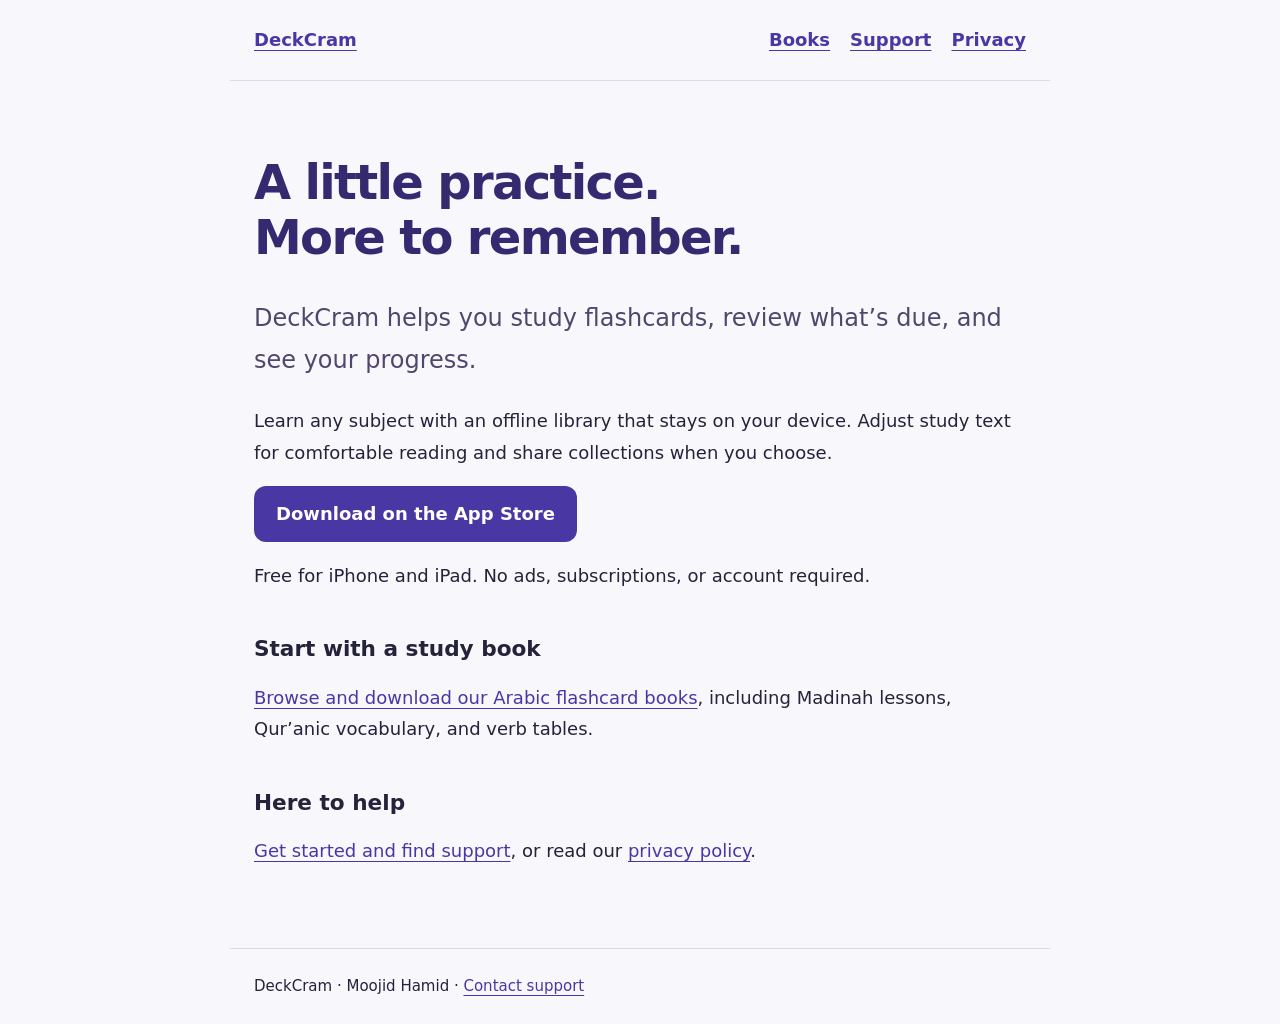
<file: index.html>
<!doctype html>
<html lang="en"><head><meta charset="utf-8"><meta name="viewport" content="width=device-width,initial-scale=1"><meta name="description" content="DeckCram flashcards — support and privacy information."><title>Flashcards · DeckCram</title><link rel="stylesheet" href="./style.css"></head>
<body><a class="skip" href="#main">Skip to content</a><header><a href="./">DeckCram</a><nav aria-label="Main"><a href="./books/">Books</a><a href="./support/">Support</a><a href="./privacy/">Privacy</a></nav></header><main id="main"><h1>A little practice.<br>More to remember.</h1><p class="lead">DeckCram helps you study flashcards, review what’s due, and see your progress.</p><p>Learn any subject with an offline library that stays on your device. Adjust study text for comfortable reading and share collections when you choose.</p><p><a class="download" href="https://apps.apple.com/app/id6813192523">Download on the App Store</a></p><p>Free for iPhone and iPad. No ads, subscriptions, or account required.</p><h2>Start with a study book</h2><p><a href="books/">Browse and download our Arabic flashcard books</a>, including Madinah lessons, Qur’anic vocabulary, and verb tables.</p><h2>Here to help</h2><p><a href="support/">Get started and find support</a>, or read our <a href="privacy/">privacy policy</a>.</p></main><footer>DeckCram · Moojid Hamid · <a href="mailto:moojid@muliamation.com">Contact support</a></footer></body></html>
</file>
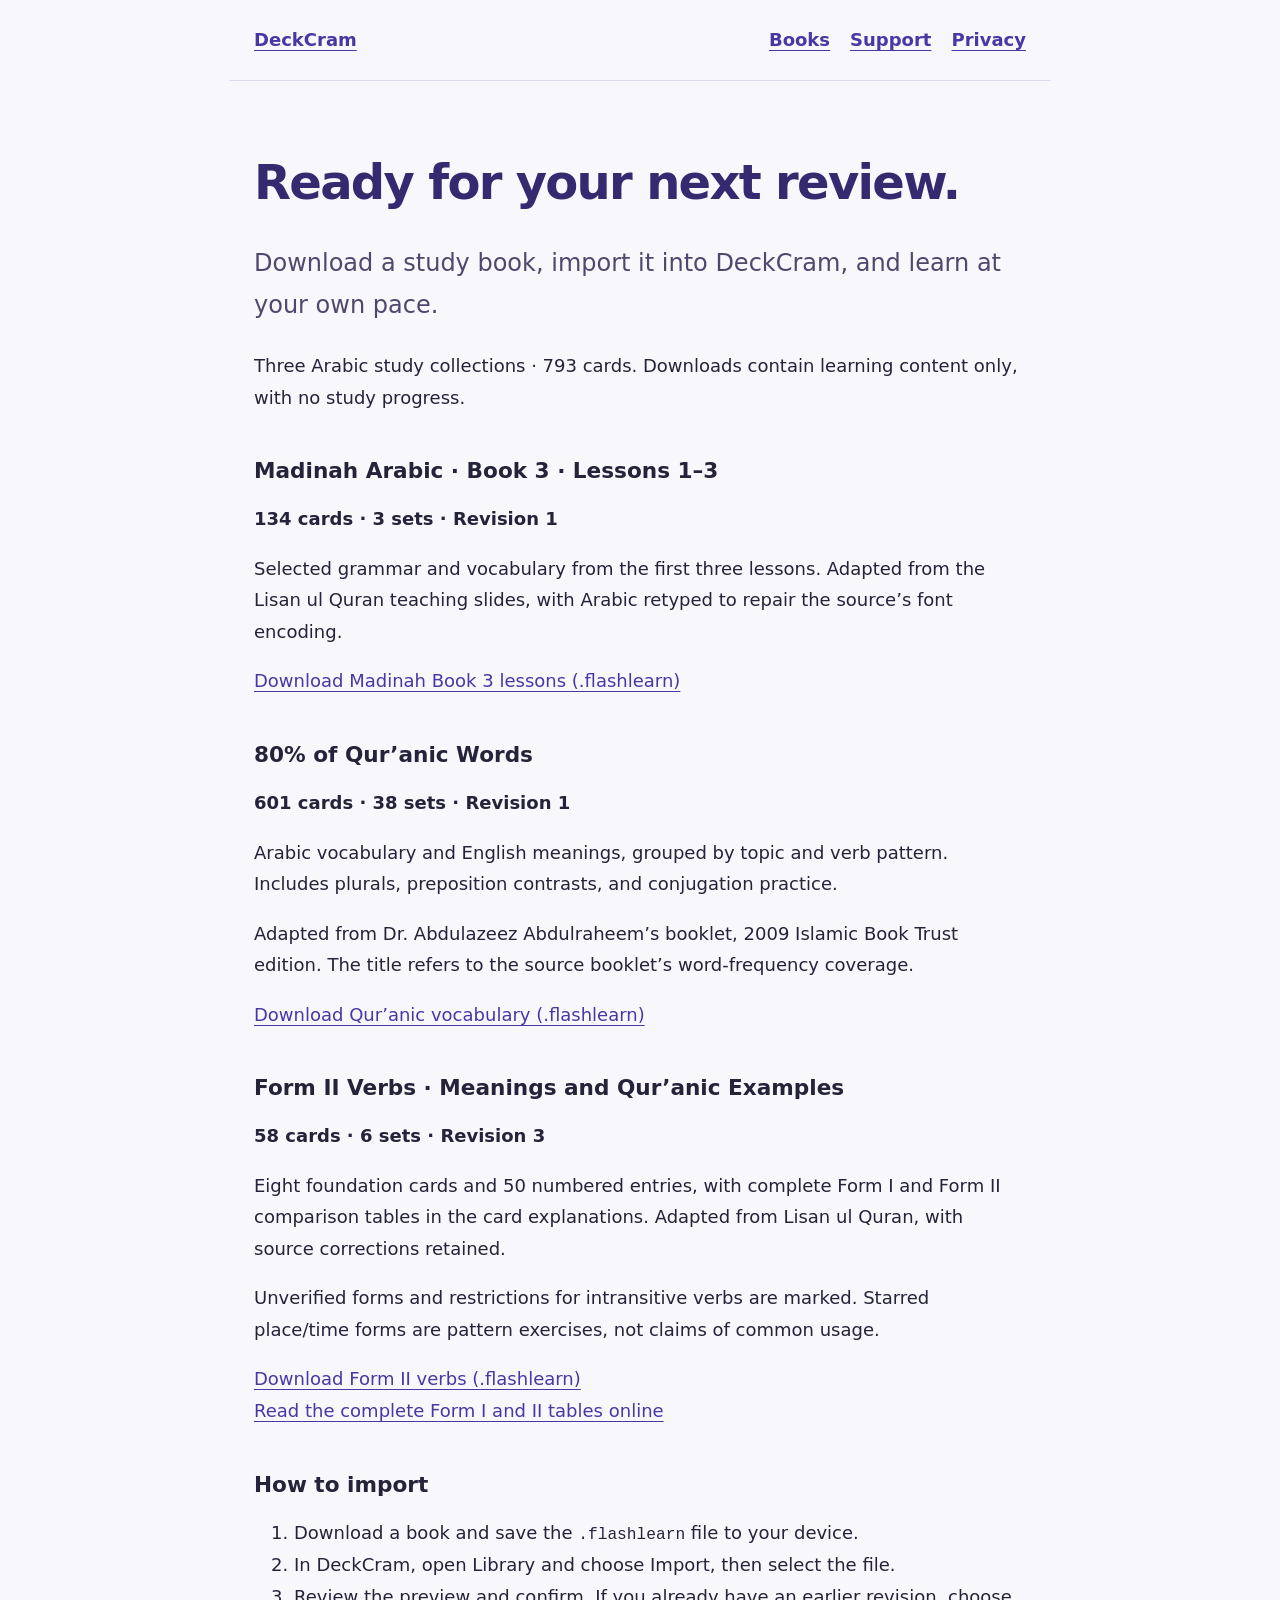
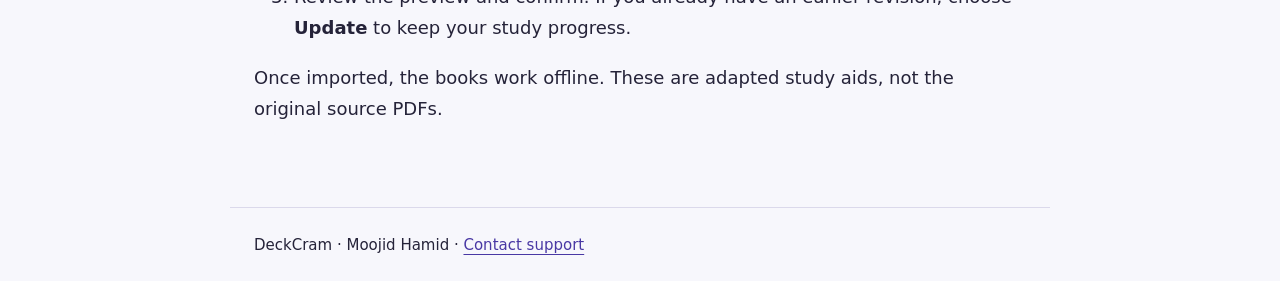
<file: books/index.html>
<!doctype html>
<html lang="en"><head><meta charset="utf-8"><meta name="viewport" content="width=device-width,initial-scale=1"><meta name="description" content="Download Arabic study books for DeckCram: Madinah Book 3, Qur’anic vocabulary, and Form I and II verbs."><title>Study books · DeckCram</title><link rel="stylesheet" href="../style.css"></head>
<body><a class="skip" href="#main">Skip to content</a><header><a href="../">DeckCram</a><nav aria-label="Main"><a href="./" aria-current="page">Books</a><a href="../support/">Support</a><a href="../privacy/">Privacy</a></nav></header>
<main id="main"><h1>Ready for your next review.</h1><p class="lead">Download a study book, import it into DeckCram, and learn at your own pace.</p>
<p>Three Arabic study collections · 793 cards. Downloads contain learning content only, with no study progress.</p>
<section aria-labelledby="madinah"><h2 id="madinah">Madinah Arabic · Book 3 · Lessons 1–3</h2><p><strong>134 cards · 3 sets · Revision 1</strong></p><p>Selected grammar and vocabulary from the first three lessons. Adapted from the Lisan ul Quran teaching slides, with Arabic retyped to repair the source’s font encoding.</p><p><a href="downloads/Madinah_Book3_Lessons_1-3.flashlearn" download>Download Madinah Book 3 lessons (.flashlearn)</a></p></section>
<section aria-labelledby="quran"><h2 id="quran">80% of Qur’anic Words</h2><p><strong>601 cards · 38 sets · Revision 1</strong></p><p>Arabic vocabulary and English meanings, grouped by topic and verb pattern. Includes plurals, preposition contrasts, and conjugation practice.</p><p>Adapted from Dr. Abdulazeez Abdulraheem’s booklet, 2009 Islamic Book Trust edition. The title refers to the source booklet’s word-frequency coverage.</p><p><a href="downloads/80_Percent_Quranic_Words.flashlearn" download>Download Qur’anic vocabulary (.flashlearn)</a></p></section>
<section aria-labelledby="verbs"><h2 id="verbs">Form II Verbs · Meanings and Qur’anic Examples</h2><p><strong>58 cards · 6 sets · Revision 3</strong></p><p>Eight foundation cards and 50 numbered entries, with complete Form I and Form II comparison tables in the card explanations. Adapted from Lisan ul Quran, with source corrections retained.</p><p>Unverified forms and restrictions for intransitive verbs are marked. Starred place/time forms are pattern exercises, not claims of common usage.</p><p><a href="downloads/Verb_Form_II_v3.flashlearn" download>Download Form II verbs (.flashlearn)</a><br><a href="verb-forms-i-ii.html">Read the complete Form I and II tables online</a></p></section>
<h2>How to import</h2><ol><li>Download a book and save the <code>.flashlearn</code> file to your device.</li><li>In DeckCram, open Library and choose Import, then select the file.</li><li>Review the preview and confirm. If you already have an earlier revision, choose <strong>Update</strong> to keep your study progress.</li></ol><p>Once imported, the books work offline. These are adapted study aids, not the original source PDFs.</p>
</main><footer>DeckCram · Moojid Hamid · <a href="mailto:moojid@muliamation.com">Contact support</a></footer></body></html>
</file>
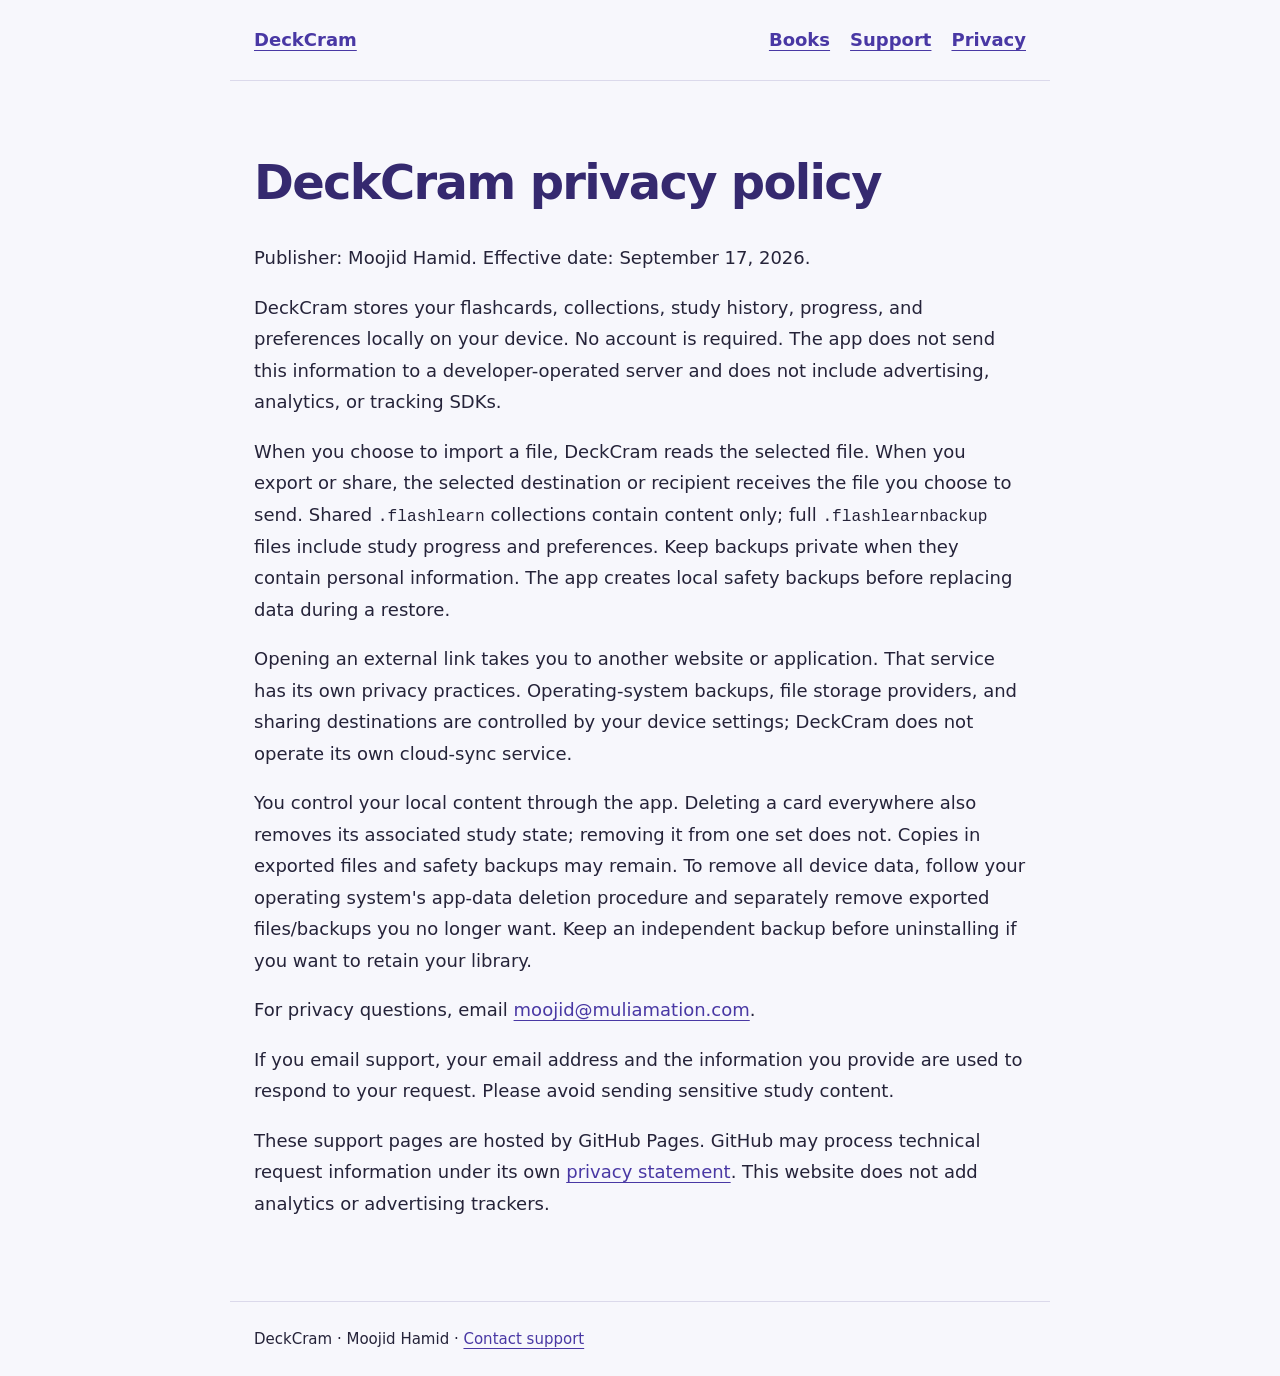
<file: privacy/index.html>
<!doctype html>
<html lang="en"><head><meta charset="utf-8"><meta name="viewport" content="width=device-width,initial-scale=1"><meta name="description" content="DeckCram flashcards — support and privacy information."><title>Privacy policy · DeckCram</title><link rel="stylesheet" href="../style.css"></head>
<body><a class="skip" href="#main">Skip to content</a><header><a href="../">DeckCram</a><nav aria-label="Main"><a href="../books/">Books</a><a href="../support/">Support</a><a href="../privacy/">Privacy</a></nav></header><main id="main"><h1>DeckCram privacy policy</h1>
<p>Publisher: Moojid Hamid. Effective date: September 17, 2026.</p>
<p>DeckCram stores your flashcards, collections, study history, progress, and preferences locally on your device. No account is required. The app does not send this information to a developer-operated server and does not include advertising, analytics, or tracking SDKs.</p>
<p>When you choose to import a file, DeckCram reads the selected file. When you export or share, the selected destination or recipient receives the file you choose to send. Shared <code>.flashlearn</code> collections contain content only; full <code>.flashlearnbackup</code> files include study progress and preferences. Keep backups private when they contain personal information. The app creates local safety backups before replacing data during a restore.</p>
<p>Opening an external link takes you to another website or application. That service has its own privacy practices. Operating-system backups, file storage providers, and sharing destinations are controlled by your device settings; DeckCram does not operate its own cloud-sync service.</p>
<p>You control your local content through the app. Deleting a card everywhere also removes its associated study state; removing it from one set does not. Copies in exported files and safety backups may remain. To remove all device data, follow your operating system&#x27;s app-data deletion procedure and separately remove exported files/backups you no longer want. Keep an independent backup before uninstalling if you want to retain your library.</p>
<p>For privacy questions, email <a href="mailto:moojid@muliamation.com">moojid@muliamation.com</a>.</p>
<p>If you email support, your email address and the information you provide are used to respond to your request. Please avoid sending sensitive study content.</p>
<p>These support pages are hosted by GitHub Pages. GitHub may process technical request information under its own <a href="https://docs.github.com/en/site-policy/privacy-policies/github-general-privacy-statement">privacy statement</a>. This website does not add analytics or advertising trackers.</p></main><footer>DeckCram · Moojid Hamid · <a href="mailto:moojid@muliamation.com">Contact support</a></footer></body></html>
</file>
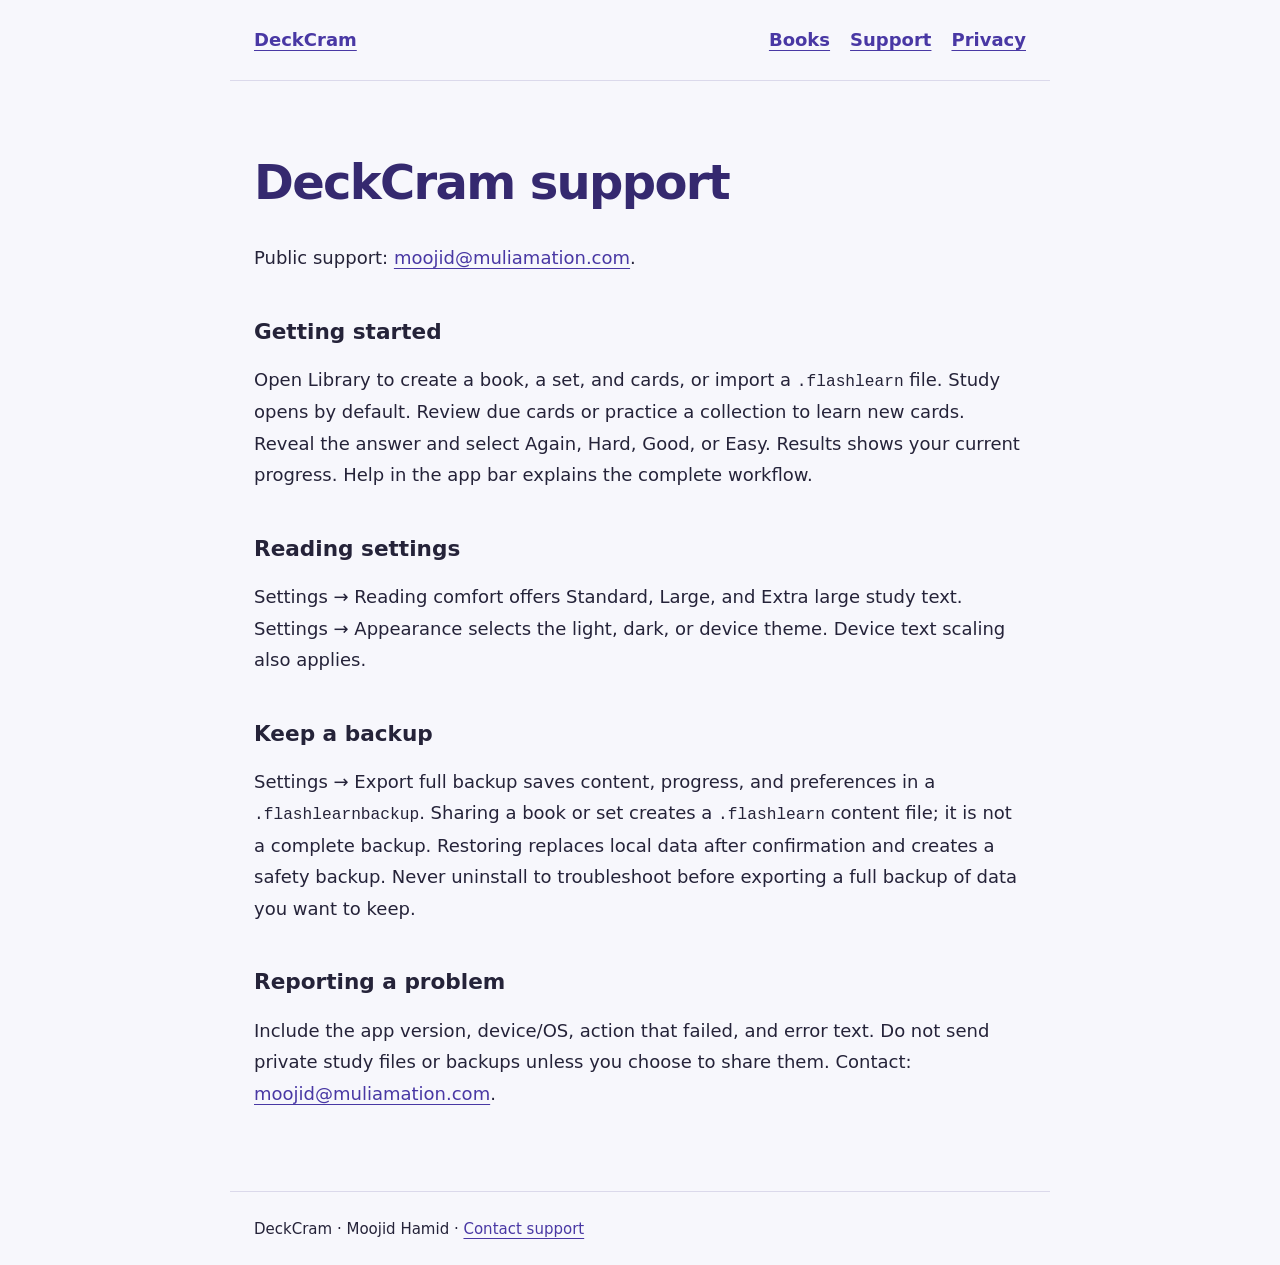
<file: support/index.html>
<!doctype html>
<html lang="en"><head><meta charset="utf-8"><meta name="viewport" content="width=device-width,initial-scale=1"><meta name="description" content="DeckCram flashcards — support and privacy information."><title>Support · DeckCram</title><link rel="stylesheet" href="../style.css"></head>
<body><a class="skip" href="#main">Skip to content</a><header><a href="../">DeckCram</a><nav aria-label="Main"><a href="../books/">Books</a><a href="../support/">Support</a><a href="../privacy/">Privacy</a></nav></header><main id="main"><h1>DeckCram support</h1>
<p>Public support: <a href="mailto:moojid@muliamation.com">moojid@muliamation.com</a>.</p>
<h2>Getting started</h2>
<p>Open Library to create a book, a set, and cards, or import a <code>.flashlearn</code> file. Study opens by default. Review due cards or practice a collection to learn new cards. Reveal the answer and select Again, Hard, Good, or Easy. Results shows your current progress. Help in the app bar explains the complete workflow.</p>
<h2>Reading settings</h2>
<p>Settings → Reading comfort offers Standard, Large, and Extra large study text. Settings → Appearance selects the light, dark, or device theme. Device text scaling also applies.</p>
<h2>Keep a backup</h2>
<p>Settings → Export full backup saves content, progress, and preferences in a <code>.flashlearnbackup</code>. Sharing a book or set creates a <code>.flashlearn</code> content file; it is not a complete backup. Restoring replaces local data after confirmation and creates a safety backup. Never uninstall to troubleshoot before exporting a full backup of data you want to keep.</p>
<h2>Reporting a problem</h2>
<p>Include the app version, device/OS, action that failed, and error text. Do not send private study files or backups unless you choose to share them. Contact: <a href="mailto:moojid@muliamation.com">moojid@muliamation.com</a>.</p></main><footer>DeckCram · Moojid Hamid · <a href="mailto:moojid@muliamation.com">Contact support</a></footer></body></html>
</file>
<file: style.css>
*{box-sizing:border-box}body{margin:0;background:#f7f7fc;color:#252339;font:18px/1.75 system-ui,-apple-system,sans-serif}header,main,footer{max-width:820px;margin:auto;padding:24px}header{display:flex;align-items:center;justify-content:space-between;gap:20px;border-bottom:1px solid #dbd9eb}nav{display:flex;gap:20px;flex-wrap:wrap}a{color:#4938a4;text-underline-offset:4px}a:focus-visible{outline:3px solid #08766c;outline-offset:5px}header a{font-weight:650}h1{font-size:clamp(2rem,6vw,3rem);line-height:1.15;letter-spacing:-.035em;color:#35296f}h2{font-size:1.35rem;line-height:1.35;margin-top:2em}main{padding-top:42px;padding-bottom:64px}footer{font-size:15px;border-top:1px solid #dbd9eb}code{font-size:.9em;overflow-wrap:anywhere}p{overflow-wrap:anywhere}.lead{font-size:24px;color:#51476d}.skip{position:absolute;left:-9999px}.skip:focus{left:12px;background:white;padding:12px}@media(max-width:480px){header{align-items:flex-start;flex-direction:column}header,main,footer{padding-left:20px;padding-right:20px}}

.download{display:inline-block;padding:12px 22px;border-radius:12px;background:#4938a4;color:#fff;font-weight:650;text-decoration:none}.download:hover{background:#35296f}
</file>
